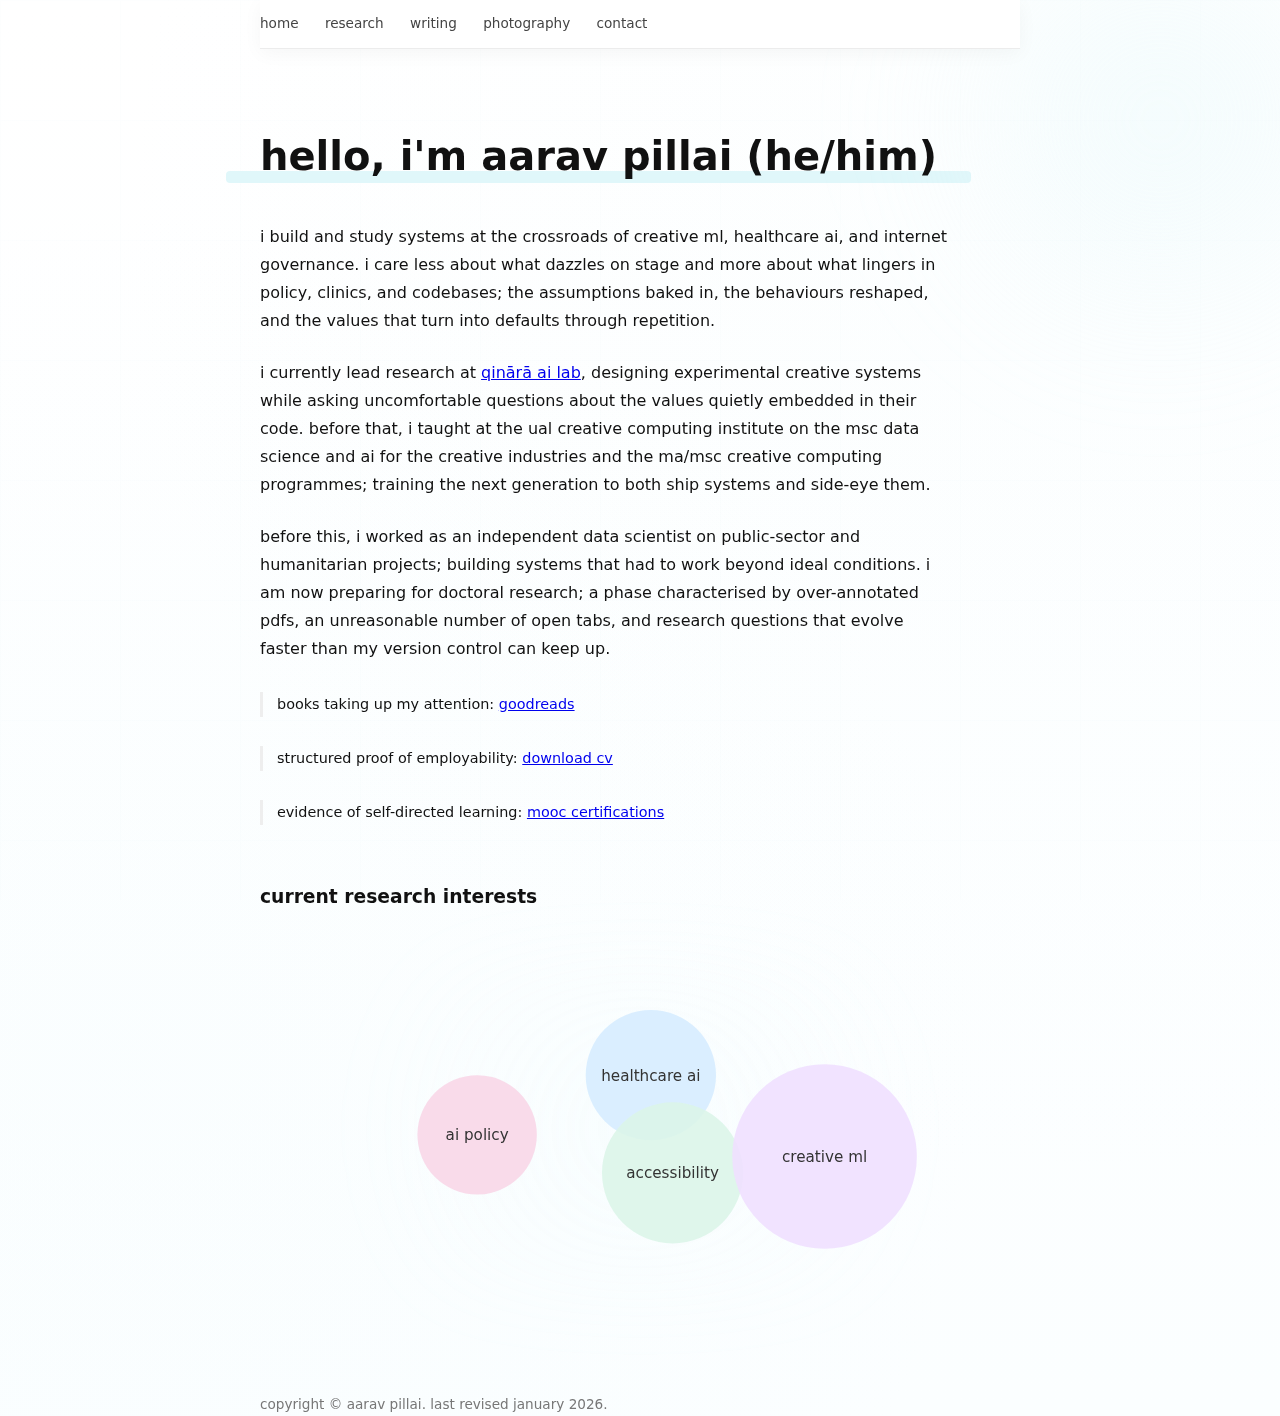
<file: index.html>
<!DOCTYPE html>
<html lang="en">
<head>
<meta charset="UTF-8">
<title>aarav pillai</title>
<link rel="icon" type="image/png" href="/favicon.png">
<meta name="viewport" content="width=device-width, initial-scale=1.0">

<style>
:root{
  --accent:#e0f7fa;
  --accent-soft:rgba(224,247,250,0.35);
  --accent-faint:rgba(224,247,250,0.08);
  --text:#111;
  --bg:#ffffff;
}

body{
  font-family:system-ui,-apple-system,BlinkMacSystemFont,"Segoe UI",sans-serif;
  max-width:760px;
  margin:0 auto;
  padding:0 24px;
  line-height:1.75;
  color:var(--text);
  background:
    radial-gradient(circle at 85% 15%, var(--accent-faint) 0%, transparent 60%),
    radial-gradient(circle at 10% 75%, var(--accent-faint) 0%, transparent 55%),
    linear-gradient(to bottom, #ffffff 0%, #fbfeff 100%);
  position:relative;
  overflow-x:hidden;
}

/* subtle research grid */
body::before{
  content:"";
  position:fixed;
  inset:0;
  background-image:
    linear-gradient(var(--accent-soft) 1px, transparent 1px),
    linear-gradient(90deg, var(--accent-soft) 1px, transparent 1px);
  background-size:120px 120px;
  opacity:.12;
  z-index:-2;
  pointer-events:none;
}

/* soft ambient glow */
body::after{
  content:"";
  position:fixed;
  width:520px;
  height:520px;
  background:radial-gradient(circle, var(--accent-soft) 0%, transparent 70%);
  top:-140px;
  right:-140px;
  z-index:-1;
  filter:blur(60px);
  pointer-events:none;
}

/* navigation */
nav{
  position:sticky;
  top:0;
  z-index:1000;
  background:#ffffff;
  border-bottom:1px solid #ececec;
  box-shadow:0 4px 20px rgba(0,0,0,0.04);
}

.nav-inner{
  padding:.75rem 0;
  font-size:.85em;
}

nav a{
  margin-right:22px;
  color:#444;
  text-decoration:none;
  position:relative;
}

nav a::after{
  content:"";
  position:absolute;
  width:0%;
  height:1px;
  bottom:-4px;
  left:0;
  background:#000;
  transition:.2s;
}

nav a:hover::after{
  width:100%;
}

/* headings */
h1{
  font-size:2.5em;
  margin:72px 0 16px;
  position:relative;
  display:inline-block;
}

h1::after{
  content:"";
  position:absolute;
  width:110%;
  height:12px;
  bottom:8px;
  left:-5%;
  background:var(--accent);
  z-index:-1;
  border-radius:4px;
}

h3{
  margin-top:3em;
}

/* text blocks */
p{
  max-width:68ch;
  margin-bottom:1.5em;
}

.aside{
  font-size:.9em;
  border-left:3px solid #eee;
  padding-left:14px;
  margin:2em 0;
}

/* constellation section */
.research-wrap{
  margin-top:2.5em;
  position:relative;
}

.research-wrap::before{
  content:"";
  position:absolute;
  width:100%;
  height:100%;
  background:
    radial-gradient(circle at center, var(--accent-soft) 0%, transparent 70%);
  opacity:.25;
  z-index:-1;
  filter:blur(40px);
}

svg{
  width:100%;
  height:340px;
}

.node circle{
  cursor:pointer;
  transition:.3s;
  opacity:.9;
}

.node:hover circle{
  transform:scale(1.08);
  filter:drop-shadow(0 8px 22px rgba(0,0,0,.15));
}

.node text{
  fill:#333;
  font-size:14px;
  pointer-events:none;
}

.node{
  animation:float 6s ease-in-out infinite;
}

.node:nth-child(2){animation-delay:1s}
.node:nth-child(3){animation-delay:2s}
.node:nth-child(4){animation-delay:3s}

@keyframes float{
  0%{transform:translateY(0)}
  50%{transform:translateY(-6px)}
  100%{transform:translateY(0)}
}

.tooltip{
  position:absolute;
  background:#111;
  color:#fff;
  font-size:12px;
  padding:6px 10px;
  border-radius:6px;
  pointer-events:none;
  opacity:0;
  transition:.2s;
}

#research-info{
  margin-top:1.2em;
  font-size:.95em;
  padding:14px;
  background:#f8f8f8;
  border-left:4px solid var(--accent);
  display:none;
}

footer{
  margin-top:90px;
  font-size:.85em;
  color:#777;
}
</style>
</head>

<body>

<nav>
  <div class="nav-inner">
    <a href="/">home</a>
    <a href="/research/">research</a>
    <a href="/writing/">writing</a>
    <a href="/photography/">photography</a>
    <a href="/contact/">contact</a>
  </div>
</nav>

<main>

<h1>hello, i'm aarav pillai (he/him)</h1>

<p>
i build and study systems at the crossroads of creative ml, healthcare ai, and internet governance. i care less about what dazzles on stage and more about what lingers in policy, clinics, and codebases; the assumptions baked in, the behaviours reshaped, and the values that turn into defaults through repetition.
</p>

<p>
i currently lead research at <a href="https://qinara.org">qinārā ai lab</a>, designing experimental creative systems while asking uncomfortable questions about the values quietly embedded in their code. before that, i taught at the ual creative computing institute on the msc data science and ai for the creative industries and the ma/msc creative computing programmes; training the next generation to both ship systems and side-eye them.
</p>

<p>
before this, i worked as an independent data scientist on public-sector and humanitarian projects; building systems that had to work beyond ideal conditions. i am now preparing for doctoral research; a phase characterised by over-annotated pdfs, an unreasonable number of open tabs, and research questions that evolve faster than my version control can keep up.
</p>

<div class="aside">
books taking up my attention:
<a href="https://www.goodreads.com/aaravreviews">goodreads</a>
</div>

<div class="aside">
structured proof of employability:
<a href="assets/pdf/cv.pdf">download cv</a>
</div>

<div class="aside">
evidence of self-directed learning:
<a href="https://www.linkedin.com/in/apillaiwork/details/certifications/">mooc certifications</a>
</div>

<h3>current research interests</h3>

<div class="research-wrap">

<svg viewBox="0 0 700 260">

<g class="node" data-info="policy design, data governance, infrastructural power.">
  <circle cx="200" cy="140" r="55" fill="#f8d7e8"/>
  <text x="200" y="145" text-anchor="middle">ai policy</text>
</g>

<g class="node" data-info="assistive systems, embodied ai, clinical contexts.">
  <circle cx="360" cy="85" r="60" fill="#d6ecff"/>
  <text x="360" y="90" text-anchor="middle">healthcare ai</text>
</g>

<g class="node" data-info="adaptive design, neurodiversity, sound.">
  <circle cx="380" cy="175" r="65" fill="#dcf5e9"/>
  <text x="380" y="180" text-anchor="middle">accessibility</text>
</g>

<g class="node" data-info="generative systems, aesthetic computation.">
  <circle cx="520" cy="160" r="85" fill="#efe0ff"/>
  <text x="520" y="165" text-anchor="middle">creative ml</text>
</g>

</svg>

<div id="tooltip" class="tooltip"></div>
<div id="research-info"></div>

</div>

</main>

<footer>
copyright © aarav pillai. last revised january 2026.
</footer>

<script>
const nodes=document.querySelectorAll(".node");
const tooltip=document.getElementById("tooltip");
const info=document.getElementById("research-info");

nodes.forEach(node=>{
  node.addEventListener("mousemove",e=>{
    tooltip.textContent=node.querySelector("text").textContent;
    tooltip.style.left=e.pageX+10+"px";
    tooltip.style.top=e.pageY-30+"px";
    tooltip.style.opacity=1;
  });

  node.addEventListener("mouseleave",()=>{
    tooltip.style.opacity=0;
  });

  node.addEventListener("click",()=>{
    info.style.display="block";
    info.textContent=node.dataset.info;
  });
});
</script>

</body>
</html>
</file>
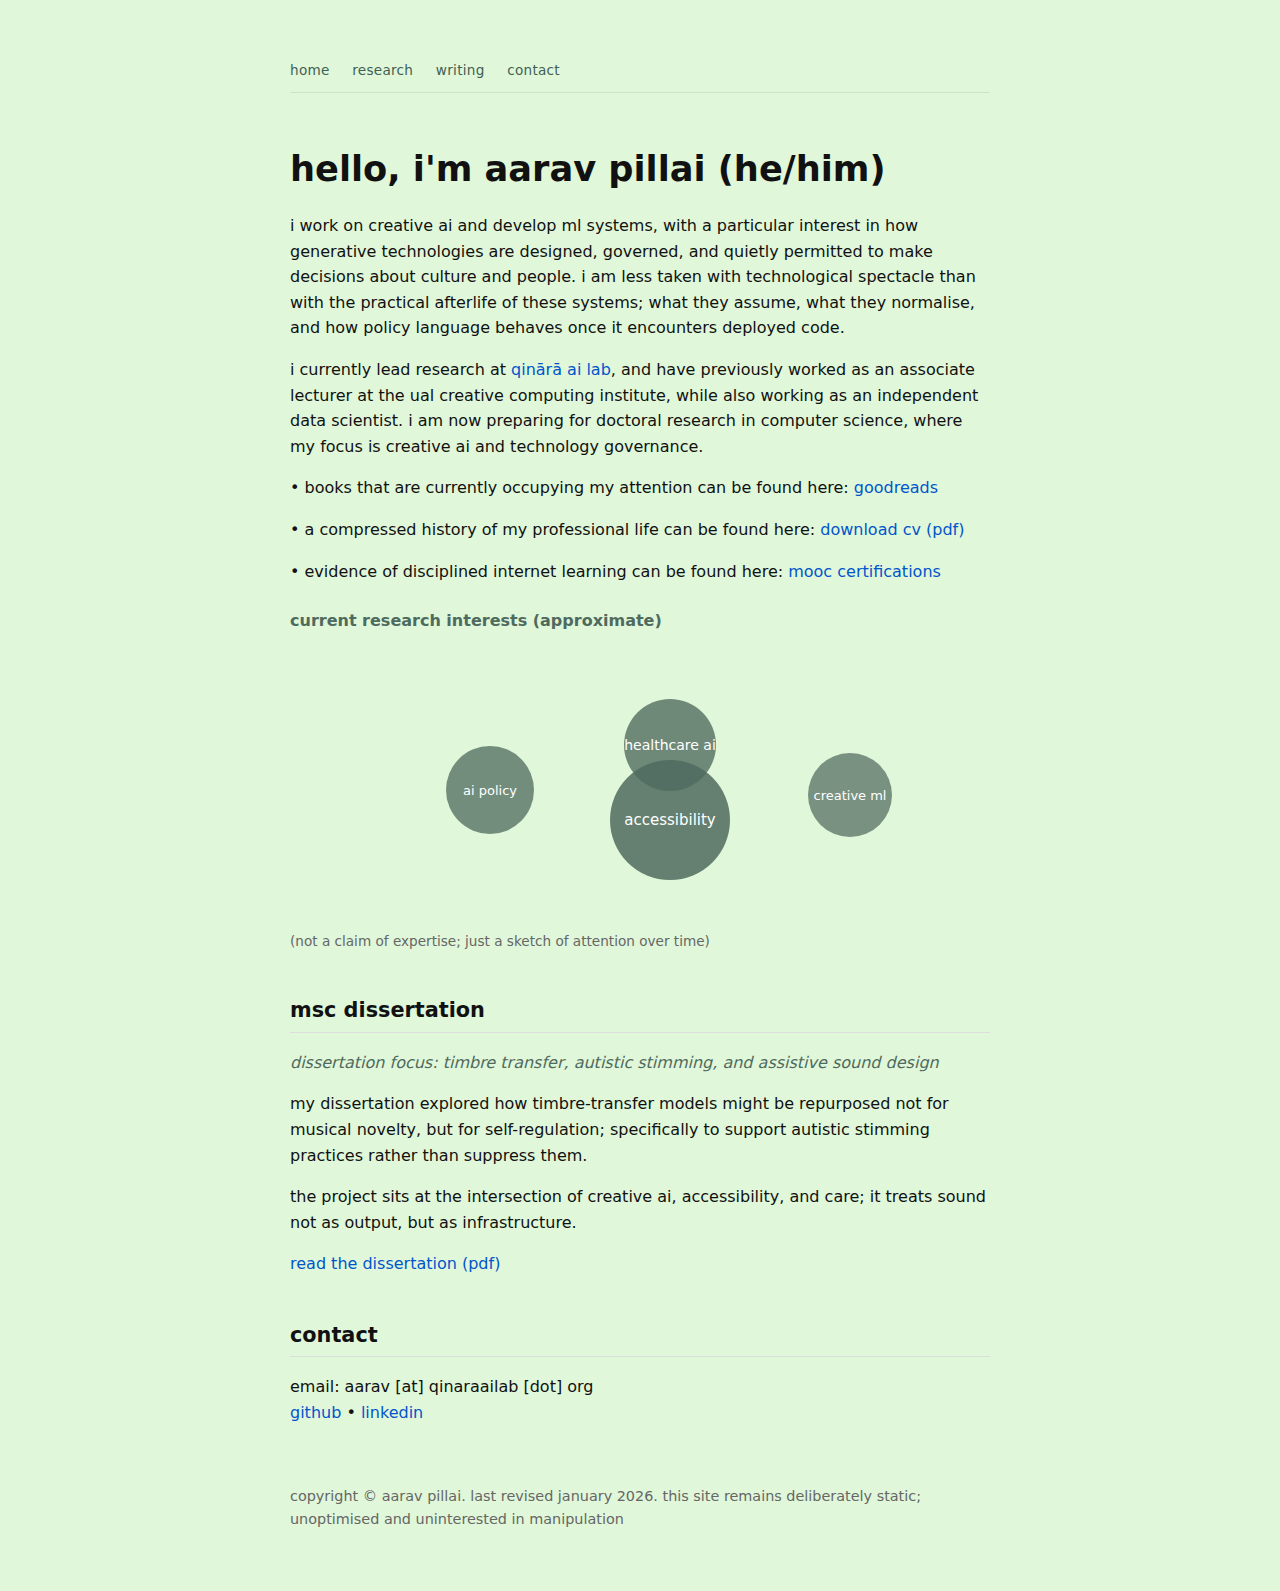
<file: home/index.html>
<!DOCTYPE html>
<html lang="en">
<head>
  <meta charset="UTF-8">
  <title>aarav's website</title>

  <base target="_blank">

  <meta name="viewport" content="width=device-width, initial-scale=1.0">

  <style>
    nav {
  margin-bottom: 48px;
  padding-bottom: 10px;
  border-bottom: 1px solid rgba(0,0,0,0.08);
  font-size: 0.85em;
  letter-spacing: 0.02em;
}

nav a {
  margin-right: 18px;
  color: #3f5f55;
}

nav a:hover {
  text-decoration: none;
  border-bottom: 1px solid #3f5f55;
}

    body {
      font-family: system-ui, -apple-system, BlinkMacSystemFont, "Segoe UI", sans-serif;
      max-width: 700px;
      margin: 60px auto;
      padding: 0 20px;
      line-height: 1.6;
      color: #111;
      background: #E0F7D9;
    }

    h1 {
      font-size: 2.2em;
      margin-bottom: 0.2em;
    }

    h2 {
      font-size: 1.3em;
      margin-top: 2em;
      border-bottom: 1px solid #ddd;
      padding-bottom: 4px;
    }

    a {
      color: #0055cc;
      text-decoration: none;
    }

    a:hover {
      text-decoration: underline;
    }

    ul {
      padding-left: 20px;
    }

    footer {
      margin-top: 60px;
      font-size: 0.9em;
      color: #666;
    }

  </style>
</head>
<body>

<nav>
  <a href="/home/">home</a>
  <a href="/research/">research</a>
  <a href="/writing/">writing</a>
  <a href="/contact/">contact</a>
</nav>

<h1>hello, i'm aarav pillai (he/him)</h1>
  <p>

i work on creative ai and develop ml systems, with a particular interest in how generative technologies are designed, governed, and quietly permitted to make decisions about culture and people. i am less taken with technological spectacle than with the practical afterlife of these systems; what they assume, what they normalise, and how policy language behaves once it encounters deployed code.
  </p>
  <p>
i currently lead research at <a href="https://qinaraailab.org/">qinārā ai lab</a>, and have previously worked as an associate lecturer at the ual creative computing institute, while also working as an independent data scientist. i am now preparing for doctoral research in computer science, where my focus is creative ai and technology governance.  </p>
  <p>
• books that are currently occupying my attention can be found here: <a href="https://www.goodreads.com/aaravreviews">goodreads</a>   
  </p>
  <p>
• a compressed history of my professional life can be found here: <a href="assets/pdf/cv.pdf">download cv (pdf)</a>
  </p>
  <p>
• evidence of disciplined internet learning can be found here: <a href="https://www.linkedin.com/in/apillaiwork/details/certifications/">mooc certifications</a>  
  </p>
  
<h3 style="font-size:1em; margin-top:1.5em; color:#4f6a5e;">
  current research interests (approximate)
</h3>

<svg width="100%" height="260" viewBox="0 0 700 260">
  <!-- ai policy -->
  <circle cx="200" cy="140" r="44" fill="#4f6a5e" opacity="0.75"/>

  <!-- healthcare ai -->
  <circle cx="380" cy="95" r="46" fill="#4f6a5e" opacity="0.78"/>

  <!-- creative ml -->
  <circle cx="560" cy="145" r="42" fill="#4f6a5e" opacity="0.72"/>

  <!-- accessibility (largest, central) -->
  <circle cx="380" cy="170" r="60" fill="#4f6a5e" opacity="0.85"/>

  <!-- labels -->
  <text x="200" y="145" text-anchor="middle" font-size="13" fill="#fff">
    ai policy
  </text>

  <text x="380" y="100" text-anchor="middle" font-size="14" fill="#fff">
    healthcare ai
  </text>

  <text x="560" y="150" text-anchor="middle" font-size="13" fill="#fff">
    creative ml
  </text>

  <text x="380" y="175" text-anchor="middle" font-size="15" fill="#fff">
    accessibility
  </text>
</svg>



<p style="font-size:0.85em; color:#666;">
  (not a claim of expertise; just a sketch of attention over time)
</p>
  
<h2 id="dissertation">msc dissertation</h2>

  <p style="font-style: italic; color:#4f6a5e;">
    dissertation focus: timbre transfer, autistic stimming, and assistive sound design
  </p>
<p>
    my dissertation explored how timbre-transfer models might be repurposed not for musical novelty, but for self-regulation; specifically to support autistic stimming practices rather than suppress them.
  </p>

  <p>
    the project sits at the intersection of creative ai, accessibility, and care; it treats sound not as output, but as infrastructure.
  </p>

  <p>
    <a href="assets/pdf/msc-thesis.pdf">read the dissertation (pdf)</a>
  </p>
  
<h2 id="contact">contact</h2>
  <p>
    email: aarav [at] qinaraailab [dot] org<br>
    <a href="https://github.com/aaravpillai">github</a> • <a href="https://www.linkedin.com/in/apillaiwork/">linkedin</a> 
  </p>

  <footer>
    copyright © aarav pillai. last revised january 2026. this site remains deliberately static; unoptimised and uninterested in manipulation
  </footer>
</body>
</file>
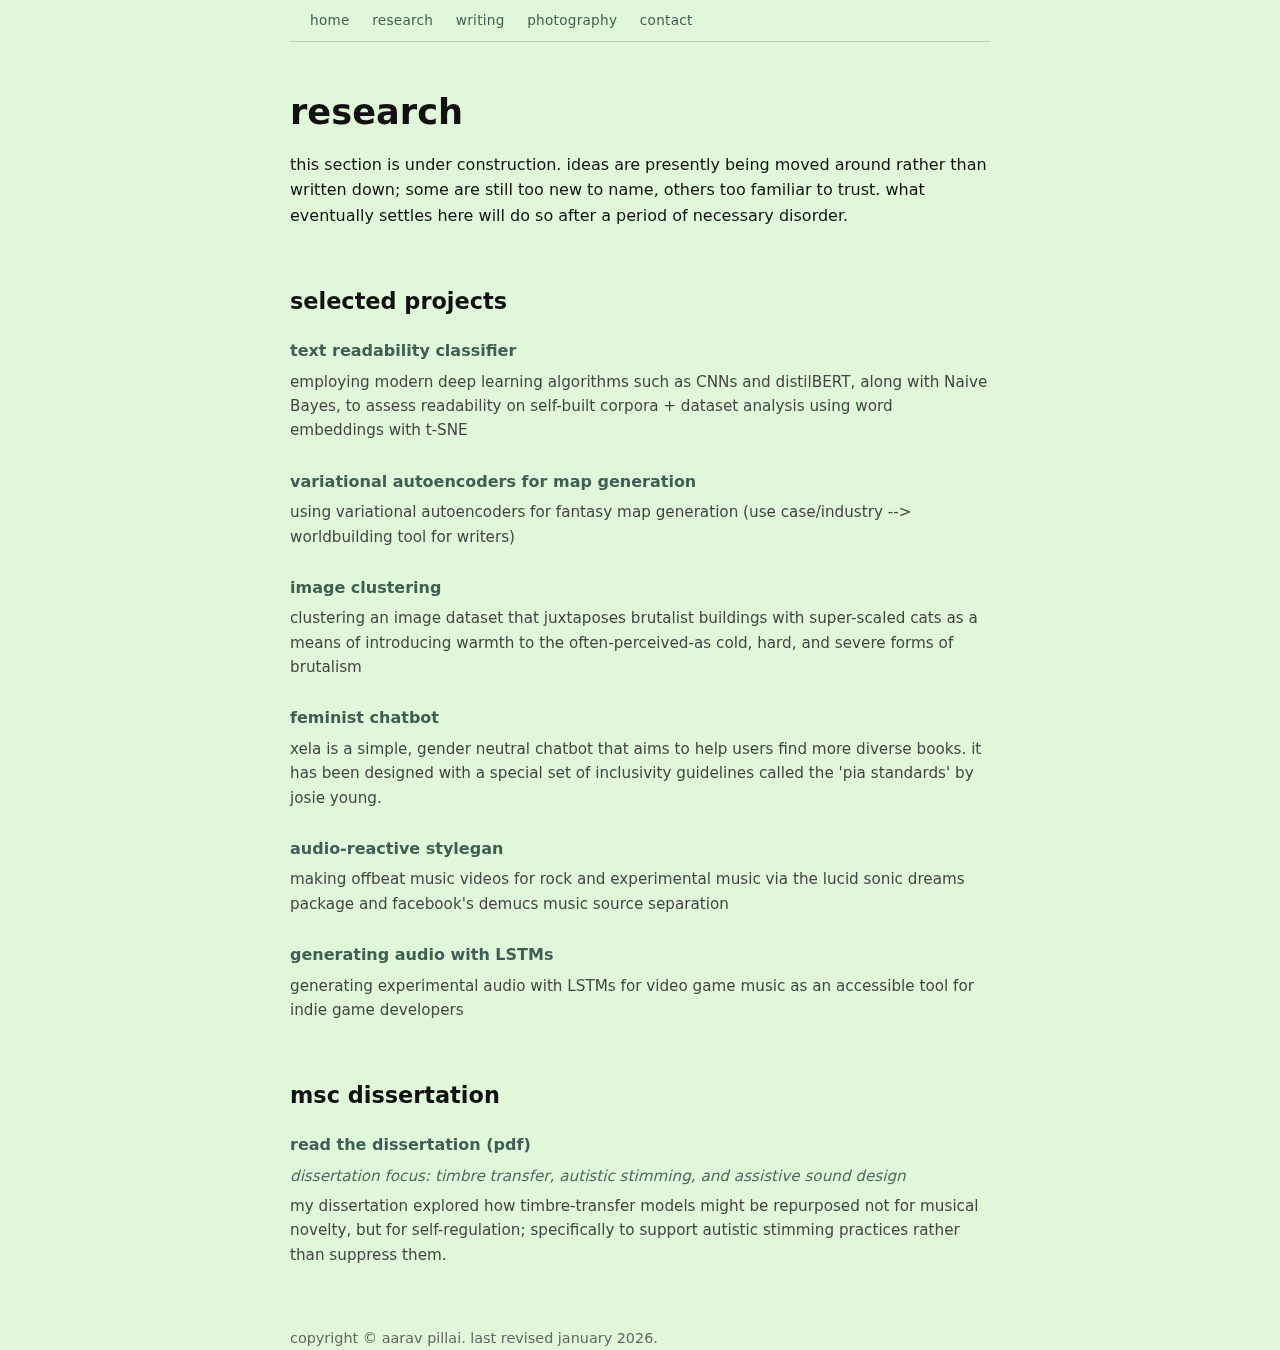
<file: research/index.html>
<!DOCTYPE html>
<html lang="en">
<head>
  <meta charset="UTF-8">
  <title>research — aarav pillai</title>

  <meta name="viewport" content="width=device-width, initial-scale=1.0">
  <meta name="description" content="research notes and directions by aarav pillai.">

  <style>
    body {
      font-family: system-ui, -apple-system, BlinkMacSystemFont, "Segoe UI", sans-serif;
      max-width: 700px;
      margin: 0 auto;
      padding: 0 20px;
      line-height: 1.6;
      color: #111;
      background: #E0F7D9;
    }

    /* sage sticky nav */
    nav.site-nav {
      position: sticky;
      top: 0;
      z-index: 1000;
      background: rgba(224, 247, 217, 0.94);
      backdrop-filter: saturate(110%) blur(2px);
      border-bottom: 1px solid rgba(79, 106, 94, 0.25);
    }

    .nav-inner {
      max-width: 700px;
      margin: 0 auto;
      padding: 0.6rem 20px;
      font-size: 0.85em;
      letter-spacing: 0.02em;
    }

    nav a {
      margin-right: 18px;
      color: #3f5f55;
      text-decoration: none;
    }

    nav a:hover,
    nav a:focus {
      border-bottom: 1px solid #3f5f55;
      outline: none;
    }

    h1 {
      font-size: 2.2em;
      margin-bottom: 0.5em;
      line-height: 1.25;
    }

    h2 {
      font-size: 1.4em;
      margin-top: 2.5em;
      margin-bottom: 0.8em;
    }

    main {
      margin-top: 48px;
    }

    /* research projects */

    .research-projects {
      margin-top: 48px;
    }

    .project-list {
      list-style: none;
      padding: 0;
      margin: 0;
    }

    .project-list li {
      margin-bottom: 26px;
    }

    .project-list a {
      font-weight: 600;
      color: #3f5f55;
      text-decoration: none;
    }

    .project-list a:hover,
    .project-list a:focus {
      border-bottom: 1px solid #3f5f55;
      outline: none;
    }

    .project-list p {
      margin: 6px 0 0;
      font-size: 0.95em;
      color: #444;
    }

    footer {
      margin-top: 60px;
      font-size: 0.9em;
      color: #666;
    }
  </style>
</head>

<body>

  <nav class="site-nav" aria-label="primary navigation">
    <div class="nav-inner">
      <a href="/">home</a>
      <a href="/research/">research</a>
      <a href="/writing/">writing</a>
      <a href="/photography/">photography</a>
      <a href="/contact/">contact</a>
    </div>
  </nav>

  <main id="main-content">
    <h1>research</h1>

    <p>
      this section is under construction. ideas are presently being moved around rather than written down; some are still too new to name, others too familiar to trust. what eventually settles here will do so after a period of necessary disorder.
    </p>

    <section class="research-projects" aria-labelledby="projects-heading">
      <h2 id="projects-heading">selected projects</h2>

      <ul class="project-list">
        <li>
          <a href="https://github.com/aaravpillai/text-readability-classifier" target="_blank" rel="noopener">
            text readability classifier
          </a>
          <p>
            employing modern deep learning algorithms such as CNNs and distilBERT, along with Naive Bayes, to assess readability on self-built corpora + dataset analysis using word embeddings with t-SNE
          </p>
        </li>

        <li>
          <a href="https://github.com/aaravpillai/vaes-for-map-generation" target="_blank" rel="noopener">
            variational autoencoders for map generation
          </a>
          <p>
            using variational autoencoders for fantasy map generation (use case/industry --> worldbuilding tool for writers)
          </p>
        </li>
        <li>
          <a href="https://github.com/aaravpillai/image-clustering" target="_blank" rel="noopener">
            image clustering
          </a>
          <p>
            clustering an image dataset that juxtaposes brutalist buildings with super-scaled cats as a means of introducing warmth to the often-perceived-as cold, hard, and severe forms of brutalism
          </p>
        </li>

        <li>
          <a href="https://github.com/aaravpillai/feminist-chatbot?tab=readme-ov-file" target="_blank" rel="noopener">
            feminist chatbot
          </a>
          <p>
            xela is a simple, gender neutral chatbot that aims to help users find more diverse books. it has been designed with a special set of inclusivity guidelines called the 'pia standards' by josie young.
          </p>
        </li>
        <li>
          <a href="https://github.com/aaravpillai/audio-reactive-stylegan" target="_blank" rel="noopener">
            audio-reactive stylegan
          </a>
          <p>
            making offbeat music videos for rock and experimental music via the lucid sonic dreams package and facebook's demucs music source separation
          </p>
        </li>
        <li>
          <a href="https://github.com/aaravpillai/generating-audio-with-lstm" target="_blank" rel="noopener">
            generating audio with LSTMs
          </a>
          <p>
          generating experimental audio with LSTMs for video game music as an accessible tool for indie game developers          </p>
        </li>
      </ul>
    </section>

     <section class="research-projects" aria-labelledby="projects-heading">
      <h2 id="projects-heading">msc dissertation</h2>

      <ul class="project-list">
        <li>
          <a href="../assets/pdf/msc-thesis.pdf">read the dissertation (pdf)</a>

              <p style="font-style: italic; color:#4f6a5e;">
      dissertation focus: timbre transfer, autistic stimming, and assistive sound design
    </p>

    <p>
      my dissertation explored how timbre-transfer models might be repurposed not for musical novelty, but for self-regulation; specifically to support autistic stimming practices rather than suppress them.
    </p>

        </li>
  </main>

  <footer>
    copyright © aarav pillai. last revised january 2026.
  </footer>

</body>
</html>
</file>
